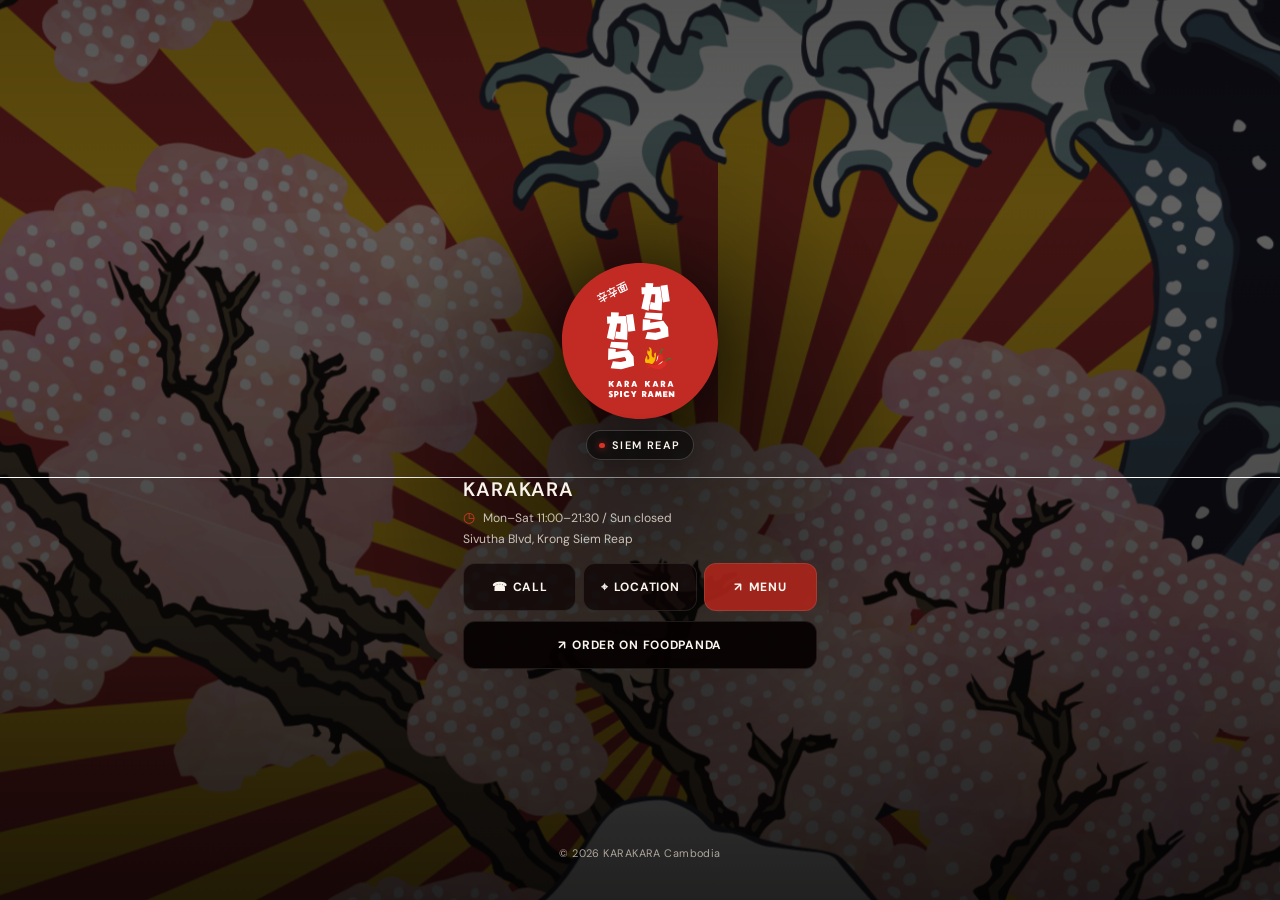
<file: index.html>
<!doctype html>
<html lang="en">
  <head>
    <meta charset="utf-8">
    <meta name="viewport" content="width=device-width, initial-scale=1, viewport-fit=cover">
    <meta name="theme-color" content="#171313">
    <meta name="description" content="KARAKARA Cambodia — Siem Reap store information, location, and menu.">
    <meta property="og:type" content="website">
    <meta property="og:title" content="KARAKARA Cambodia / Siem Reap">
    <meta property="og:description" content="KARAKARA Cambodia — Siem Reap store information, location, and menu.">
    <title>KARAKARA Cambodia / Siem Reap</title>
    <link rel="preconnect" href="https://fonts.googleapis.com">
    <link rel="preconnect" href="https://fonts.gstatic.com" crossorigin>
    <link href="https://fonts.googleapis.com/css2?family=DM+Sans:wght@400;500;600;700&family=Syne:wght@600;700;800&display=swap" rel="stylesheet">
    <link rel="stylesheet" href="tokens.css">
    <link rel="stylesheet" href="styles.css">
  </head>
  <body>
    <!--
      THESIS: A compact, photo-led store access page for fast visit decisions.
      OWN-WORLD: Supplied KARAKARA artwork under a dark brown-red overlay with a localized shadow gradient.
      STORY: Brand, Siem Reap, confirmed store details, then Call / Location / Menu in one short scroll.
      FIRST VIEWPORT: The supplied logo leads directly into one compact on-background information block and its main actions.
      FORM: Photographic, code-led, preserving V1 materials while borrowing the reference site's mobile rhythm.
      FINISH: Unreviewed and undocumented is unfinished; this build ends with the finish review and DESIGN.md.
    -->
    <div class="site-background" aria-hidden="true"></div>
    <main class="page" id="top">
      <div class="main-block">
        <section class="hero" aria-labelledby="site-title">
          <div class="logo-wrap">
            <img data-logo src="assets/logo.svg" alt="KARAKARA" width="232" height="232">
          </div>
          <div class="country-pill">
            <span class="country-pill__dot" aria-hidden="true"></span>
            <span data-field="city">Siem Reap</span>
          </div>
        </section>

        <section class="store-section" aria-labelledby="site-title">
          <article class="store-info">
            <div class="store-header">
              <h1 class="store-name" id="site-title" data-field="storeName">KARAKARA</h1>
            </div>
            <div class="store-meta" data-optional="hours" hidden>
              <span aria-hidden="true">◷</span>
              <span data-field="hours"></span>
            </div>
            <div class="store-address" data-optional="address" hidden>
              <span data-field="address"></span>
            </div>
            <div class="store-actions" data-action-count="2">
              <a class="action-button action-button--light" data-action="call" hidden>
                <span aria-hidden="true">☎</span>
                <span>Call</span>
              </a>
              <a class="action-button action-button--dark" data-action="location" target="_blank" rel="noopener">
                <span aria-hidden="true">⌖</span>
                <span>Location</span>
              </a>
              <a class="action-button action-button--menu" data-action="menu" data-menu-link href="assets/menu.pdf" target="_blank" rel="noopener">
                <span aria-hidden="true">↗</span>
                <span>Menu</span>
              </a>
            </div>
            <a class="action-button action-button--foodpanda foodpanda-link" data-foodpanda hidden>
              <span aria-hidden="true">↗</span>
              <span>Order on Foodpanda</span>
            </a>
          </article>
        </section>

        <nav class="social-row" data-socials aria-label="Social links" hidden></nav>
      </div>

      <footer class="footer">
        <span>© <span data-footer-year>2026</span> <span data-field="brandName">KARAKARA</span> Cambodia</span>
      </footer>
    </main>

    <script src="site-config.js?v=20260827-2"></script>
    <script src="script.js?v=20260827-2"></script>
  </body>
</html>
</file>
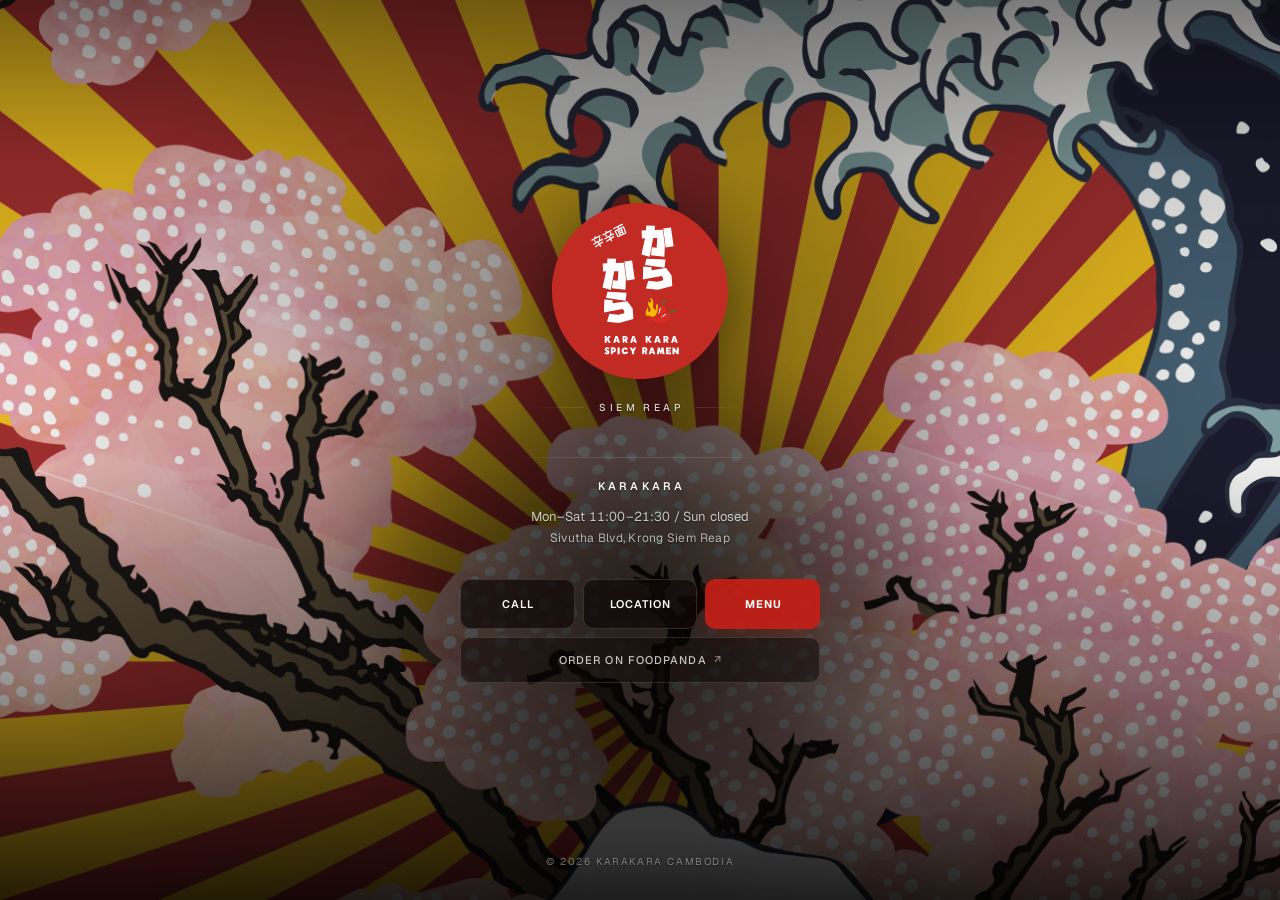
<file: v3/index.html>
<!doctype html>
<html lang="en">
  <head>
    <meta charset="utf-8">
    <meta name="viewport" content="width=device-width, initial-scale=1, viewport-fit=cover">
    <meta name="theme-color" content="#171313">
    <meta name="description" content="KARAKARA Cambodia — Siem Reap store information, location, and menu.">
    <meta property="og:type" content="website">
    <meta property="og:title" content="KARAKARA Cambodia / Siem Reap">
    <meta property="og:description" content="KARAKARA Cambodia — Siem Reap store information, location, and menu.">
    <title>KARAKARA Cambodia / Siem Reap</title>
    <link rel="preconnect" href="https://fonts.googleapis.com">
    <link rel="preconnect" href="https://fonts.gstatic.com" crossorigin>
    <link href="https://fonts.googleapis.com/css2?family=Geist:wght@300..700&display=swap" rel="stylesheet">
    <link rel="stylesheet" href="tokens.css">
    <link rel="stylesheet" href="styles.css">
  </head>
  <body>
    <!--
      THESIS: A compact, photo-led store access page for fast visit decisions.
      OWN-WORLD: The supplied KARAKARA artwork kept alive under layered, very weak scrims — no glass cards.
      STORY: Brand mark, Siem Reap, confirmed store details, then Call / Location / Menu / Foodpanda.
      FIRST VIEWPORT: Everything. One optically centered column, no scroll required.
      FORM: Typography, spacing and hairlines carry the hierarchy; motion only settles the page once.
      FINISH: V3 raises typography, rhythm and interaction quality only — assets and data are unchanged.
    -->
    <div class="site-background" aria-hidden="true">
      <div class="site-background__image"></div>
    </div>
    <div class="site-scrim" aria-hidden="true"></div>

    <main class="page" id="top">
      <div class="main-block">
        <section class="hero" aria-labelledby="site-title">
          <div class="logo-wrap">
            <img data-logo src="assets/logo.svg" alt="KARAKARA" width="232" height="232">
          </div>
          <p class="locale">
            <span class="locale__rule" aria-hidden="true"></span>
            <span class="locale__text" data-field="city">Siem Reap</span>
            <span class="locale__rule" aria-hidden="true"></span>
          </p>
        </section>

        <section class="store-section" aria-labelledby="site-title">
          <article class="store-info">
            <div class="store-header">
              <h1 class="store-name" id="site-title" data-field="storeName">KARAKARA</h1>
            </div>
            <div class="store-meta" data-optional="hours" hidden>
              <span data-field="hours"></span>
            </div>
            <div class="store-address" data-optional="address" hidden>
              <span data-field="address"></span>
            </div>

            <div class="store-actions" data-action-count="2">
              <a class="action-button action-button--dark" data-action="call" hidden>
                <span>Call</span>
              </a>
              <a class="action-button action-button--dark" data-action="location" target="_blank" rel="noopener">
                <span>Location</span>
              </a>
              <a class="action-button action-button--menu" data-action="menu" data-menu-link href="assets/menu.pdf" target="_blank" rel="noopener">
                <span>Menu</span>
              </a>
            </div>

            <a class="action-button action-button--foodpanda foodpanda-link" data-foodpanda href="https://foodpanda.go.link/3zgd0" target="_self" hidden>
              <span>Order on Foodpanda</span>
              <span class="action-button__ext" aria-hidden="true">↗</span>
            </a>
          </article>
        </section>

        <nav class="social-row" data-socials aria-label="Social links" hidden></nav>
      </div>

      <footer class="footer">
        <span>© <span data-footer-year>2026</span> <span data-field="brandName">KARAKARA</span> Cambodia</span>
      </footer>
    </main>

    <script src="site-config.js?v=20260827-3"></script>
    <script src="script.js?v=20260827-3"></script>
  </body>
</html>
</file>
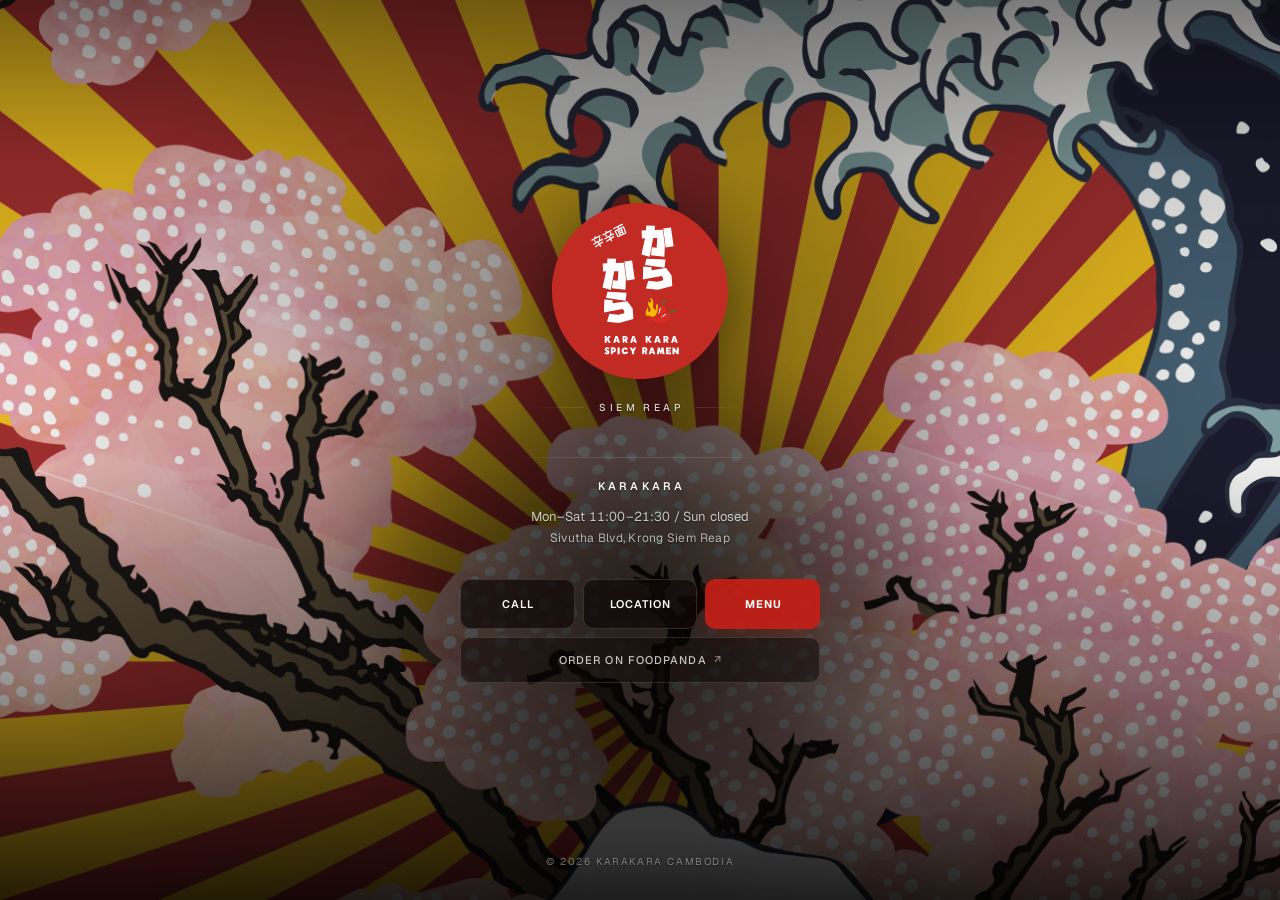
<file: v4/index.html>
<!doctype html>
<html lang="en">
  <head>
    <meta charset="utf-8">
    <meta name="viewport" content="width=device-width, initial-scale=1, viewport-fit=cover">
    <meta name="theme-color" content="#171313">
    <meta name="description" content="KARAKARA Cambodia — Siem Reap store information, location, and menu.">
    <meta property="og:type" content="website">
    <meta property="og:title" content="KARAKARA Cambodia / Siem Reap">
    <meta property="og:description" content="KARAKARA Cambodia — Siem Reap store information, location, and menu.">
    <title>KARAKARA Cambodia / Siem Reap</title>
    <link rel="preconnect" href="https://fonts.googleapis.com">
    <link rel="preconnect" href="https://fonts.gstatic.com" crossorigin>
    <link href="https://fonts.googleapis.com/css2?family=Geist:wght@300..700&display=swap" rel="stylesheet">
    <link rel="stylesheet" href="tokens.css">
    <link rel="stylesheet" href="styles.css">
  </head>
  <body>
    <!--
      THESIS: A compact, photo-led store access page for fast visit decisions.
      OWN-WORLD: The supplied KARAKARA artwork kept alive under layered, very weak scrims — no glass cards.
      STORY: Brand mark, Siem Reap, confirmed store details, then Call / Location / Menu / Foodpanda.
      FIRST VIEWPORT: Everything. One optically centered column, no scroll required.
      FORM: Typography, spacing and hairlines carry the hierarchy; motion only settles the page once.
      FINISH: V4 keeps V3 intact and raises phone-only type size, weight and contrast for on-device legibility.
    -->
    <div class="site-background" aria-hidden="true">
      <div class="site-background__image"></div>
    </div>
    <div class="site-scrim" aria-hidden="true"></div>

    <main class="page" id="top">
      <div class="main-block">
        <section class="hero" aria-labelledby="site-title">
          <div class="logo-wrap">
            <img data-logo src="assets/logo.svg" alt="KARAKARA" width="232" height="232">
          </div>
          <p class="locale">
            <span class="locale__rule" aria-hidden="true"></span>
            <span class="locale__text" data-field="city">Siem Reap</span>
            <span class="locale__rule" aria-hidden="true"></span>
          </p>
        </section>

        <section class="store-section" aria-labelledby="site-title">
          <article class="store-info">
            <div class="store-header">
              <h1 class="store-name" id="site-title" data-field="storeName">KARAKARA</h1>
            </div>
            <div class="store-meta" data-optional="hours" hidden>
              <span data-field="hours"></span>
            </div>
            <div class="store-address" data-optional="address" hidden>
              <span data-field="address"></span>
            </div>

            <div class="store-actions" data-action-count="2">
              <a class="action-button action-button--dark" data-action="call" hidden>
                <span>Call</span>
              </a>
              <a class="action-button action-button--dark" data-action="location" target="_blank" rel="noopener">
                <span>Location</span>
              </a>
              <a class="action-button action-button--menu" data-action="menu" data-menu-link href="assets/menu.pdf" target="_blank" rel="noopener">
                <span>Menu</span>
              </a>
            </div>

            <a class="action-button action-button--foodpanda foodpanda-link" data-foodpanda href="https://foodpanda.go.link/3zgd0" target="_self" hidden>
              <span>Order on Foodpanda</span>
              <span class="action-button__ext" aria-hidden="true">↗</span>
            </a>
          </article>
        </section>

        <nav class="social-row" data-socials aria-label="Social links" hidden></nav>
      </div>

      <footer class="footer">
        <span>© <span data-footer-year>2026</span> <span data-field="brandName">KARAKARA</span> Cambodia</span>
      </footer>
    </main>

    <script src="site-config.js?v=20260827-3"></script>
    <script src="script.js?v=20260827-3"></script>
  </body>
</html>
</file>
<file: tokens.css>
/* Hallmark · theme: karakara-night-v2 · paper-band: dark / display-style: neutral-sans / accent-hue: warm-red */
:root {
  --color-page: oklch(13% 0.018 24);
  --color-ink: oklch(97% 0.012 80);
  --color-muted: oklch(82% 0.018 74);
  --color-footer: oklch(73% 0.018 74);
  --color-accent: oklch(58% 0.203 29);
  --color-accent-soft: oklch(32% 0.075 29);
  --color-on-accent: oklch(98% 0.012 80);
  --color-panel: oklch(20% 0.018 24 / 0.68);
  --color-panel-border: oklch(96% 0.012 80 / 0.19);
  --color-pill: oklch(5% 0.012 24 / 0.52);
  --color-pill-border: oklch(96% 0.012 80 / 0.2);
  --color-button-light: oklch(96% 0.012 80 / 0.16);
  --color-button-light-hover: oklch(96% 0.012 80 / 0.24);
  --color-button-dark: oklch(13% 0.018 24 / 0.76);
  --color-button-dark-hover: oklch(20% 0.018 24 / 0.88);
  --color-button-menu: oklch(48% 0.17 29 / 0.92);
  --color-button-menu-hover: oklch(54% 0.19 29 / 0.98);
  --color-button-border: oklch(96% 0.012 80 / 0.1);
  --color-dialog: oklch(16% 0.018 24 / 0.98);
  --color-backdrop: oklch(4% 0.012 24 / 0.82);
  --color-overlay-top: oklch(5% 0.012 24 / 0.56);
  --color-overlay-bottom: oklch(5% 0.012 24 / 0.82);
  --color-transparent: oklch(0% 0 0 / 0);

  --font-body: "DM Sans", -apple-system, BlinkMacSystemFont, "Segoe UI", sans-serif;
  --font-display: "Syne", "Helvetica Neue", sans-serif;

  --space-xs: 0.5rem;
  --space-sm: 0.75rem;
  --space-md: 1rem;
  --space-lg: 1.5rem;
  --space-xl: 2rem;

  --text-xs: 0.7rem;
  --text-sm: 0.82rem;
  --text-md: 1rem;

  --radius-button: 0.75rem;
  --radius-card: 1.125rem;

  --dur-instant: 100ms;
  --dur-short: 180ms;
  --ease-out: cubic-bezier(0.16, 1, 0.3, 1);

  --shadow-logo: 0 0.5rem 2rem oklch(4% 0.01 20 / 0.58);
  --shadow-panel: 0 1rem 3rem oklch(4% 0.01 20 / 0.28);
  --shadow-dot: 0 0 0.45rem oklch(58% 0.203 29 / 0.68);
}
</file>
<file: styles.css>
/* Hallmark · macrostructure: Photographic · tone: quiet sharp · anchor hue: KARAKARA red · nav: N9 Edge-aligned · footer: Ft2 Inline rule · enrichment: supplied background photo */

*,
*::before,
*::after {
  box-sizing: border-box;
}

html {
  min-width: 320px;
  background: var(--color-page);
  overflow-x: clip;
  color-scheme: dark;
}

body {
  min-width: 320px;
  min-height: 100vh;
  margin: 0;
  overflow-x: clip;
  background: var(--color-page);
  color: var(--color-ink);
  font-family: var(--font-body);
  font-size: var(--text-md);
  font-weight: 400;
  line-height: 1.45;
  -webkit-font-smoothing: antialiased;
  text-rendering: optimizeLegibility;
}

button,
a {
  -webkit-tap-highlight-color: transparent;
}

button,
a {
  font: inherit;
}

a {
  color: inherit;
  text-decoration: none;
}

button {
  border: 0;
}

[hidden] {
  display: none !important;
}

.site-background {
  position: fixed;
  z-index: 0;
  inset: 0;
  background-color: var(--color-page);
  background-image:
    linear-gradient(var(--color-overlay-top), var(--color-overlay-bottom)),
    url("assets/background.png");
  background-position: center 30%;
  background-size: cover;
  background-repeat: no-repeat;
  transform: scale(1.07);
  transform-origin: center;
  pointer-events: none;
}

.site-background::before,
.site-background::after {
  position: absolute;
  right: 0;
  left: 0;
  content: "";
  pointer-events: none;
}

.site-background::before {
  top: 0;
  height: 25%;
  background: linear-gradient(to bottom, oklch(5% 0.012 24 / 0.28), transparent);
}

.site-background::after {
  bottom: 0;
  height: 34%;
  background: linear-gradient(to top, oklch(5% 0.012 24 / 0.36), transparent);
}

.page {
  position: relative;
  z-index: 1;
  display: grid;
  width: min(100%, 390px);
  min-height: 100vh;
  min-height: 100svh;
  margin: 0 auto;
  padding: max(2rem, env(safe-area-inset-top)) 1.125rem max(2rem, env(safe-area-inset-bottom));
  grid-template-rows: minmax(0, 1fr) auto minmax(0, 1fr);
}

.main-block {
  position: relative;
  z-index: 0;
  width: 100%;
  grid-row: 2;
  align-self: center;
  isolation: isolate;
}

.main-block::before {
  position: absolute;
  z-index: -1;
  inset: -5rem -4.5rem;
  background: radial-gradient(
    ellipse at center,
    oklch(5% 0.012 24 / 0.48) 0%,
    oklch(5% 0.012 24 / 0.24) 46%,
    transparent 78%
  );
  content: "";
  filter: blur(12px);
  pointer-events: none;
}

.hero {
  display: flex;
  padding: 2rem 0 0.75rem;
  flex-direction: column;
  align-items: center;
  gap: 0.7rem;
  text-align: center;
}

.logo-wrap {
  display: grid;
  width: min(9.75rem, 52vw);
  aspect-ratio: 1;
  place-items: center;
  filter: drop-shadow(var(--shadow-logo));
}

.logo-wrap img {
  display: block;
  width: 100%;
  height: auto;
}

.country-pill {
  display: inline-flex;
  min-height: 1.85rem;
  align-items: center;
  padding: 0.28rem 0.78rem;
  gap: 0.45rem;
  border: 1px solid var(--color-pill-border);
  border-radius: 999px;
  background: var(--color-pill);
  box-shadow: 0 0.45rem 1.5rem oklch(4% 0.01 20 / 0.2);
  color: var(--color-ink);
  font-size: 0.68rem;
  font-weight: 600;
  letter-spacing: 0.13em;
  line-height: 1;
  text-transform: uppercase;
  -webkit-backdrop-filter: blur(8px);
  backdrop-filter: blur(8px);
}

.country-pill__dot {
  width: 0.34rem;
  height: 0.34rem;
  border-radius: 50%;
  background: var(--color-accent);
  box-shadow: var(--shadow-dot);
}

.store-section {
  width: 100%;
}

.store-info {
  width: 100%;
  padding: 0.35rem 0 0;
  border: 0;
  border-radius: 0;
  background: transparent;
  box-shadow: none;
  -webkit-backdrop-filter: none;
  backdrop-filter: none;
}

.store-header {
  display: flex;
  min-width: 0;
  align-items: center;
  justify-content: space-between;
}

.store-name {
  max-width: 100%;
  margin: 0;
  color: var(--color-ink);
  font-family: var(--font-body);
  font-size: clamp(1.06rem, 4vw, 1.22rem);
  font-weight: 600;
  letter-spacing: 0.045em;
  line-height: 1.2;
  text-transform: uppercase;
}

.store-meta,
.store-address {
  display: flex;
  margin-top: 0.58rem;
  align-items: flex-start;
  gap: 0.5rem;
  color: var(--color-muted);
  font-size: 0.76rem;
  line-height: 1.35;
}

.store-meta span:first-child {
  color: var(--color-accent);
  font-size: 0.86rem;
  line-height: 1.1;
}

.store-address {
  margin-top: 0.25rem;
}

.store-actions {
  display: grid;
  width: 100%;
  margin-top: 1rem;
  grid-template-columns: repeat(var(--action-count, 2), minmax(0, 1fr));
  gap: 0.45rem;
}

.action-button {
  display: inline-flex;
  min-width: 0;
  min-height: 3rem;
  align-items: center;
  justify-content: center;
  padding: 0.65rem 0.4rem;
  gap: 0.34rem;
  border: 1px solid var(--color-button-border);
  border-radius: var(--radius-button);
  cursor: pointer;
  font-size: 0.75rem;
  font-weight: 700;
  letter-spacing: 0.06em;
  line-height: 1;
  text-align: center;
  text-transform: uppercase;
  transition: background-color var(--dur-short) var(--ease-out), transform var(--dur-instant) ease;
}

.action-button span:last-child {
  overflow: hidden;
  text-overflow: ellipsis;
  white-space: nowrap;
}

.action-button--light {
  background: var(--color-button-dark);
  color: var(--color-ink);
}

.action-button--light:hover {
  background: var(--color-button-dark-hover);
}

.action-button--dark {
  background: var(--color-button-dark);
  color: var(--color-ink);
}

.action-button--dark:hover {
  background: var(--color-button-dark-hover);
}

.action-button--menu {
  background: var(--color-button-menu);
  color: var(--color-on-accent);
}

.action-button--menu:hover {
  background: var(--color-button-menu-hover);
}

.action-button--foodpanda {
  background: oklch(10% 0.018 24 / 0.94);
  color: var(--color-ink);
}

.action-button--foodpanda:hover {
  background: oklch(18% 0.018 24 / 0.98);
}

.foodpanda-link {
  width: 100%;
  margin-top: 0.6rem;
}

.action-button:active {
  transform: scale(0.97);
}

.action-button:focus-visible {
  outline: 2px solid var(--color-ink);
  outline-offset: 3px;
}

.social-row {
  display: flex;
  margin-top: 1rem;
  justify-content: center;
  gap: 0.45rem;
}

.social-link {
  padding: 0.35rem 0.65rem;
  border: 1px solid var(--color-panel-border);
  border-radius: 999px;
  color: var(--color-muted);
  font-size: 0.68rem;
  font-weight: 600;
  letter-spacing: 0.08em;
  text-transform: uppercase;
}

.footer {
  grid-row: 3;
  align-self: end;
  margin: 0;
  padding-top: 1.25rem;
  color: var(--color-footer);
  font-size: 0.68rem;
  letter-spacing: 0.04em;
  line-height: 1.3;
  text-align: center;
}

@media (min-width: 40rem) {
  .page {
    padding-top: 2.5rem;
    padding-bottom: 2.5rem;
  }
}

@media (prefers-reduced-motion: reduce) {
  *,
  *::before,
  *::after {
    scroll-behavior: auto !important;
    transition-duration: 0.01ms !important;
  }
}
</file>
<file: v3/tokens.css>
/* Hallmark · theme: karakara-night-v3 · paper-band: dark / display-style: geist-sharp / accent-hue: KARAKARA red */
:root {
  /* --- surface --- */
  --color-page: oklch(12% 0.016 26);

  /* --- ink --- */
  --color-ink: oklch(98% 0.006 85);
  --color-ink-soft: oklch(92% 0.008 78 / 0.86);
  --color-muted: oklch(90% 0.01 76 / 0.78);
  --color-footer: oklch(90% 0.01 76 / 0.5);

  /* --- brand accent (sampled from logo #db2d23) --- */
  --color-accent: oklch(56% 0.204 29);
  --color-accent-strong: oklch(60% 0.216 29);
  --color-accent-deep: oklch(47% 0.176 29);
  --color-on-accent: oklch(99% 0.005 85);

  /* --- hairlines --- */
  --line-soft: oklch(96% 0.01 80 / 0.14);
  --line-softer: oklch(96% 0.01 80 / 0.08);

  /* --- buttons --- */
  --color-button-dark: oklch(15% 0.014 28 / 0.74);
  --color-button-dark-hover: oklch(21% 0.016 28 / 0.86);
  --color-button-dark-active: oklch(12% 0.014 28 / 0.9);
  --color-button-border: oklch(96% 0.01 80 / 0.15);
  --color-button-border-hover: oklch(96% 0.01 80 / 0.26);
  --color-button-menu: oklch(52% 0.196 29 / 0.95);
  --color-button-menu-hover: oklch(57% 0.208 29 / 1);
  --color-button-menu-active: oklch(47% 0.178 29 / 1);
  --color-button-ghost: oklch(13% 0.012 28 / 0.52);
  --color-button-ghost-hover: oklch(18% 0.014 28 / 0.7);

  /* --- scrim stops (weak, layered — never one flat black) --- */
  --scrim-top: oklch(6% 0.014 26 / 0.52);
  --scrim-top-mid: oklch(6% 0.014 26 / 0.2);
  --scrim-center: oklch(6% 0.014 26 / 0.08);
  --scrim-bottom-mid: oklch(5% 0.014 26 / 0.42);
  --scrim-bottom: oklch(4% 0.014 26 / 0.86);
  --scrim-halo: oklch(5% 0.014 26 / 0.66);

  --text-shadow-soft: 0 1px 2px oklch(4% 0.012 26 / 0.55), 0 0.5rem 1.75rem oklch(4% 0.012 26 / 0.5);

  --color-transparent: oklch(0% 0 0 / 0);

  /* --- type --- */
  --font-body: "Geist", -apple-system, BlinkMacSystemFont, "Segoe UI", "Helvetica Neue", sans-serif;

  --text-label: 0.625rem;   /* SIEM REAP / footer */
  --text-eyebrow: 0.6875rem; /* store name label */
  --text-body: 0.8125rem;
  --text-button: 0.6875rem;

  --tracking-label: 0.34em;
  --tracking-eyebrow: 0.28em;
  --tracking-button: 0.1em;

  /* --- rhythm (8px base, mobile-first) --- */
  --space-1: 0.25rem;
  --space-2: 0.5rem;
  --space-3: 0.75rem;
  --space-4: 1rem;
  --space-5: 1.5rem;
  --space-6: 2rem;
  --space-7: 2.75rem;

  --radius-button: 0.625rem;

  /* --- motion --- */
  --dur-tap: 120ms;
  --dur-short: 180ms;
  --dur-mid: 240ms;
  --ease-out: cubic-bezier(0.22, 0.61, 0.36, 1);
  --ease-soft: cubic-bezier(0.33, 0, 0.15, 1);

  --shadow-logo: 0 0.75rem 2.25rem oklch(4% 0.01 20 / 0.55);
  --shadow-menu: 0 0.5rem 1.5rem oklch(40% 0.16 29 / 0.28);
}
</file>
<file: v3/styles.css>
/* Hallmark · macrostructure: Photographic · tone: quiet sharp · anchor hue: KARAKARA red · nav: none · footer: Ft1 Hairline · enrichment: supplied background artwork */
/* V3 — quality only: typography, rhythm, hierarchy, motion, interaction. Assets and data unchanged. */

*,
*::before,
*::after {
  box-sizing: border-box;
}

html {
  min-width: 320px;
  background: var(--color-page);
  overflow-x: clip;
  color-scheme: dark;
}

body {
  min-width: 320px;
  min-height: 100vh;
  margin: 0;
  overflow-x: clip;
  background: var(--color-page);
  color: var(--color-ink);
  font-family: var(--font-body);
  font-size: var(--text-body);
  font-weight: 400;
  font-synthesis-weight: none;
  line-height: 1.5;
  -webkit-font-smoothing: antialiased;
  -moz-osx-font-smoothing: grayscale;
  text-rendering: optimizeLegibility;
}

a,
button {
  font: inherit;
  -webkit-tap-highlight-color: transparent;
}

a {
  color: inherit;
  text-decoration: none;
}

button {
  border: 0;
}

[hidden] {
  display: none !important;
}

/* ---------------------------------------------------------------- *
 * Background — the supplied artwork stays the loudest thing here.
 * The outer frame drifts (micro parallax); the inner layer holds
 * the image and its one-time settle scale.
 * ---------------------------------------------------------------- */

.site-background {
  position: fixed;
  z-index: 0;
  inset: -1.5%;
  overflow: hidden;
  background-color: var(--color-page);
  pointer-events: none;
  will-change: transform;
  animation: bg-drift 30s var(--ease-soft) infinite alternate;
}

.site-background__image {
  position: absolute;
  inset: 0;
  background-image: url("assets/background.png");
  background-position: center 34%;
  background-size: cover;
  background-repeat: no-repeat;
  transform: scale(1.045);
  transform-origin: center 42%;
  animation: bg-settle 1400ms var(--ease-soft) both;
}

/* Layered, very weak scrims. Top: just enough for the mark.
   Centre: almost nothing. Bottom: enough for the store block. */
.site-scrim {
  position: fixed;
  z-index: 1;
  inset: 0;
  background-image:
    linear-gradient(
      to bottom,
      var(--scrim-top) 0%,
      var(--scrim-top-mid) 18%,
      var(--scrim-center) 40%,
      var(--scrim-center) 52%,
      var(--scrim-bottom-mid) 76%,
      var(--scrim-bottom) 100%
    ),
    radial-gradient(
      120% 78% at 50% 108%,
      oklch(4% 0.014 26 / 0.44) 0%,
      oklch(4% 0.014 26 / 0.14) 46%,
      transparent 72%
    );
  pointer-events: none;
}

/* ---------------------------------------------------------------- *
 * Page frame — optical centre, not mathematical centre.
 * ---------------------------------------------------------------- */

.page {
  position: relative;
  z-index: 2;
  display: grid;
  width: min(100%, 24.375rem); /* 390px reference width */
  min-height: 100vh;
  min-height: 100svh;
  margin: 0 auto;
  padding:
    calc(var(--space-6) + env(safe-area-inset-top)) var(--space-5)
    calc(var(--space-5) + env(safe-area-inset-bottom));
  grid-template-rows: minmax(0, 0.86fr) auto minmax(0, 1fr);
}

.main-block {
  position: relative;
  z-index: 0;
  width: 100%;
  grid-row: 2;
  align-self: center;
  isolation: isolate;
}

/* Local, soft halo — readability without a card. */
.main-block::before {
  position: absolute;
  z-index: -1;
  inset: -5rem -4rem -6rem;
  background:
    radial-gradient(
      ellipse 62% 46% at 50% 72%,
      var(--scrim-halo) 0%,
      oklch(5% 0.014 26 / 0.28) 55%,
      transparent 82%
    ),
    radial-gradient(
      ellipse 80% 66% at 50% 50%,
      oklch(5% 0.014 26 / 0.3) 0%,
      oklch(5% 0.014 26 / 0.12) 58%,
      transparent 84%
    );
  content: "";
  filter: blur(16px);
  pointer-events: none;
}

/* ---------------------------------------------------------------- *
 * Hero — mark, then place.
 * ---------------------------------------------------------------- */

.hero {
  display: flex;
  flex-direction: column;
  align-items: center;
  gap: var(--space-5);
  text-align: center;
}

.logo-wrap {
  display: grid;
  width: min(10.25rem, 44vw);
  aspect-ratio: 1;
  place-items: center;
  filter: drop-shadow(var(--shadow-logo));
  animation: rise-in 600ms var(--ease-out) 60ms backwards;
}

.logo-wrap img {
  display: block;
  width: 100%;
  height: auto;
}

/* SIEM REAP — small, widely tracked, two hairlines and nothing else. */
.locale {
  display: flex;
  width: 100%;
  max-width: 15rem;
  margin: 0;
  align-items: center;
  justify-content: center;
  gap: var(--space-3);
  animation: rise-in 580ms var(--ease-out) 160ms backwards;
}

.locale__rule {
  display: block;
  height: 1px;
  flex: 1 1 auto;
  min-width: 1.25rem;
  max-width: 3.25rem;
  background: linear-gradient(to right, transparent, var(--line-soft));
}

.locale__rule:last-child {
  background: linear-gradient(to left, transparent, var(--line-soft));
}

.locale__text {
  color: var(--color-ink);
  text-shadow: var(--text-shadow-soft);
  font-size: var(--text-label);
  font-weight: 500;
  letter-spacing: var(--tracking-label);
  line-height: 1;
  text-indent: var(--tracking-label);
  text-transform: uppercase;
  white-space: nowrap;
}

/* ---------------------------------------------------------------- *
 * Store info — on the background, never inside a box.
 * ---------------------------------------------------------------- */

.store-section {
  width: 100%;
  margin-top: var(--space-7);
}

.store-info {
  width: 100%;
  text-align: center;
}

.store-header {
  position: relative;
  display: flex;
  min-width: 0;
  padding-top: var(--space-5);
  align-items: center;
  justify-content: center;
  animation: rise-in 560ms var(--ease-out) 255ms backwards;
}

/* One hairline separates place from details. */
.store-header::before {
  position: absolute;
  top: 0;
  left: 50%;
  width: 100%;
  max-width: 15rem;
  height: 1px;
  background: linear-gradient(to right, transparent, var(--line-soft) 22%, var(--line-soft) 78%, transparent);
  content: "";
  transform: translateX(-50%);
}

.store-name {
  max-width: 100%;
  margin: 0;
  color: var(--color-ink);
  text-shadow: var(--text-shadow-soft);
  font-size: var(--text-eyebrow);
  font-weight: 600;
  letter-spacing: var(--tracking-eyebrow);
  line-height: 1;
  text-indent: var(--tracking-eyebrow);
  text-transform: uppercase;
}

.store-meta {
  margin-top: var(--space-4);
  color: var(--color-ink-soft);
  text-shadow: var(--text-shadow-soft);
  font-size: var(--text-body);
  font-weight: 400;
  font-variant-numeric: tabular-nums;
  letter-spacing: 0.012em;
  line-height: 1.4;
  animation: rise-in 540ms var(--ease-out) 335ms backwards;
}

.store-address {
  margin-top: var(--space-1);
  color: var(--color-muted);
  text-shadow: var(--text-shadow-soft);
  font-size: 0.75rem;
  font-weight: 400;
  letter-spacing: 0.02em;
  line-height: 1.45;
  animation: rise-in 520ms var(--ease-out) 395ms backwards;
}

/* ---------------------------------------------------------------- *
 * Actions
 * ---------------------------------------------------------------- */

.store-actions {
  display: grid;
  width: 100%;
  margin-top: var(--space-6);
  grid-template-columns: repeat(var(--action-count, 2), minmax(0, 1fr));
  gap: 0.5rem;
}

.action-button {
  position: relative;
  display: inline-flex;
  min-width: 0;
  min-height: 3.125rem;
  align-items: center;
  justify-content: center;
  padding: 0.75rem 0.5rem;
  gap: 0.4rem;
  border: 1px solid var(--color-button-border);
  border-radius: var(--radius-button);
  cursor: pointer;
  font-size: var(--text-button);
  font-weight: 600;
  letter-spacing: var(--tracking-button);
  line-height: 1;
  text-align: center;
  text-indent: var(--tracking-button);
  text-transform: uppercase;
  transition:
    background-color var(--dur-short) var(--ease-out),
    border-color var(--dur-short) var(--ease-out),
    box-shadow var(--dur-mid) var(--ease-out),
    transform var(--dur-tap) var(--ease-out);
}

.action-button > span:first-child {
  overflow: hidden;
  text-overflow: ellipsis;
  white-space: nowrap;
}

.action-button--dark {
  background: var(--color-button-dark);
  color: var(--color-ink);
}

.action-button--menu {
  border-color: transparent;
  background: var(--color-button-menu);
  box-shadow: var(--shadow-menu);
  color: var(--color-on-accent);
  font-weight: 700;
}

.action-button--foodpanda {
  border-color: var(--line-soft);
  background: var(--color-button-ghost);
  color: var(--color-ink-soft);
  font-weight: 500;
}

.action-button__ext {
  font-size: 0.6875rem;
  line-height: 1;
  opacity: 0.62;
  transition: transform var(--dur-short) var(--ease-out), opacity var(--dur-short) var(--ease-out);
}

.foodpanda-link {
  width: 100%;
  margin-top: 0.5rem;
  min-height: 2.875rem;
}

/* --- interaction: hover / active / focus-visible, all three --- */

@media (hover: hover) and (pointer: fine) {
  .action-button--dark:hover {
    border-color: var(--color-button-border-hover);
    background: var(--color-button-dark-hover);
    transform: translateY(-1px);
  }

  .action-button--menu:hover {
    background: var(--color-button-menu-hover);
    box-shadow: 0 0.65rem 1.9rem oklch(40% 0.16 29 / 0.36);
    transform: translateY(-1px);
  }

  .action-button--foodpanda:hover {
    border-color: var(--color-button-border-hover);
    background: var(--color-button-ghost-hover);
    color: var(--color-ink);
  }

  .action-button--foodpanda:hover .action-button__ext {
    opacity: 1;
    transform: translate(1px, -1px);
  }
}

.action-button--dark:active {
  background: var(--color-button-dark-active);
  transform: scale(0.975);
}

.action-button--menu:active {
  background: var(--color-button-menu-active);
  box-shadow: 0 0.25rem 0.9rem oklch(40% 0.16 29 / 0.24);
  transform: scale(0.975);
}

.action-button--foodpanda:active {
  background: var(--color-button-ghost-hover);
  transform: scale(0.98);
}

.action-button:focus-visible {
  outline: 2px solid var(--color-ink);
  outline-offset: 3px;
}

.store-actions .action-button {
  animation: rise-in 500ms var(--ease-out) 465ms backwards;
}

.store-actions .action-button:nth-child(2) {
  animation-delay: 505ms;
}

.store-actions .action-button:nth-child(3) {
  animation-delay: 545ms;
}

.foodpanda-link {
  animation: rise-in 500ms var(--ease-out) 585ms backwards;
}

/* ---------------------------------------------------------------- *
 * Socials (only rendered when URLs exist) + footer
 * ---------------------------------------------------------------- */

.social-row {
  display: flex;
  margin-top: var(--space-4);
  justify-content: center;
  gap: var(--space-2);
  animation: rise-in 500ms var(--ease-out) 620ms backwards;
}

.social-link {
  padding: 0.4rem 0.7rem;
  border: 1px solid var(--line-soft);
  border-radius: 999px;
  color: var(--color-muted);
  font-size: var(--text-label);
  font-weight: 500;
  letter-spacing: 0.16em;
  text-transform: uppercase;
  transition: color var(--dur-short) var(--ease-out), border-color var(--dur-short) var(--ease-out);
}

.social-link:hover {
  border-color: var(--color-button-border-hover);
  color: var(--color-ink);
}

.social-link:active {
  transform: scale(0.98);
}

.social-link:focus-visible {
  outline: 2px solid var(--color-ink);
  outline-offset: 3px;
}

.footer {
  grid-row: 3;
  text-shadow: var(--text-shadow-soft);
  align-self: end;
  margin: 0;
  padding-top: var(--space-5);
  color: var(--color-footer);
  font-size: var(--text-label);
  font-weight: 400;
  letter-spacing: 0.16em;
  line-height: 1.3;
  text-align: center;
  text-transform: uppercase;
  animation: rise-in 480ms var(--ease-out) 640ms backwards;
}

/* ---------------------------------------------------------------- *
 * Motion — one settle on load, then stillness.
 * ---------------------------------------------------------------- */

@keyframes bg-settle {
  from {
    transform: scale(1.092);
  }
  to {
    transform: scale(1.045);
  }
}

@keyframes bg-drift {
  from {
    transform: translate3d(0, 0, 0);
  }
  to {
    transform: translate3d(0, -0.5%, 0);
  }
}

@keyframes rise-in {
  from {
    opacity: 0;
    transform: translate3d(0, 10px, 0);
  }
  to {
    opacity: 1;
    transform: translate3d(0, 0, 0);
  }
}

/* ---------------------------------------------------------------- *
 * Larger viewports — the same phone-sized brand page, held steady.
 * ---------------------------------------------------------------- */

@media (min-width: 30rem) {
  .page {
    width: min(100%, 25.5rem);
    padding-top: var(--space-7);
    padding-bottom: var(--space-6);
  }

  .logo-wrap {
    width: 11rem;
  }
}

@media (min-width: 64rem) {
  .site-background__image {
    background-position: center 30%;
  }

  /* Wider surroundings read brighter, so the halo needs a longer, softer falloff. */
  .main-block::before {
    inset: -7rem -7.5rem -8rem;
    filter: blur(28px);
  }

  .site-scrim {
    background-image:
      linear-gradient(
        to bottom,
        var(--scrim-top) 0%,
        var(--scrim-top-mid) 18%,
        var(--scrim-center) 40%,
        var(--scrim-center) 52%,
        var(--scrim-bottom-mid) 76%,
        var(--scrim-bottom) 100%
      ),
      radial-gradient(
        60% 100% at 50% 60%,
        oklch(4% 0.014 26 / 0.34) 0%,
        oklch(4% 0.014 26 / 0.1) 55%,
        transparent 78%
      );
  }
}

/* Short viewports — keep everything above the fold. */
@media (max-height: 43.75rem) {
  .page {
    padding-top: var(--space-5);
    padding-bottom: var(--space-4);
  }

  .logo-wrap {
    width: min(8.75rem, 38vw);
  }

  .hero {
    gap: var(--space-4);
  }

  .store-section {
    margin-top: var(--space-5);
  }

  .store-actions {
    margin-top: var(--space-5);
  }
}

/* ---------------------------------------------------------------- *
 * Reduced motion — no entrance, no settle, no drift. Function intact.
 * ---------------------------------------------------------------- */

@media (prefers-reduced-motion: reduce) {
  .site-background,
  .site-background__image,
  .logo-wrap,
  .locale,
  .store-header,
  .store-meta,
  .store-address,
  .store-actions .action-button,
  .foodpanda-link,
  .social-row,
  .footer {
    animation: none !important;
  }

  .site-background__image {
    transform: scale(1.045);
  }

  *,
  *::before,
  *::after {
    scroll-behavior: auto !important;
    transition-duration: 0.01ms !important;
    animation-duration: 0.01ms !important;
    animation-iteration-count: 1 !important;
  }

  .action-button:active {
    transform: none;
  }
}
</file>
<file: v4/tokens.css>
/* Hallmark · theme: karakara-night-v3 · paper-band: dark / display-style: geist-sharp / accent-hue: KARAKARA red */
:root {
  /* --- surface --- */
  --color-page: oklch(12% 0.016 26);

  /* --- ink --- */
  --color-ink: oklch(98% 0.006 85);
  --color-ink-soft: oklch(92% 0.008 78 / 0.86);
  --color-muted: oklch(90% 0.01 76 / 0.78);
  --color-footer: oklch(90% 0.01 76 / 0.5);

  /* --- brand accent (sampled from logo #db2d23) --- */
  --color-accent: oklch(56% 0.204 29);
  --color-accent-strong: oklch(60% 0.216 29);
  --color-accent-deep: oklch(47% 0.176 29);
  --color-on-accent: oklch(99% 0.005 85);

  /* --- hairlines --- */
  --line-soft: oklch(96% 0.01 80 / 0.14);
  --line-softer: oklch(96% 0.01 80 / 0.08);

  /* --- buttons --- */
  --color-button-dark: oklch(15% 0.014 28 / 0.74);
  --color-button-dark-hover: oklch(21% 0.016 28 / 0.86);
  --color-button-dark-active: oklch(12% 0.014 28 / 0.9);
  --color-button-border: oklch(96% 0.01 80 / 0.15);
  --color-button-border-hover: oklch(96% 0.01 80 / 0.26);
  --color-button-menu: oklch(52% 0.196 29 / 0.95);
  --color-button-menu-hover: oklch(57% 0.208 29 / 1);
  --color-button-menu-active: oklch(47% 0.178 29 / 1);
  --color-button-ghost: oklch(13% 0.012 28 / 0.52);
  --color-button-ghost-hover: oklch(18% 0.014 28 / 0.7);

  /* --- scrim stops (weak, layered — never one flat black) --- */
  --scrim-top: oklch(6% 0.014 26 / 0.52);
  --scrim-top-mid: oklch(6% 0.014 26 / 0.2);
  --scrim-center: oklch(6% 0.014 26 / 0.08);
  --scrim-bottom-mid: oklch(5% 0.014 26 / 0.42);
  --scrim-bottom: oklch(4% 0.014 26 / 0.86);
  --scrim-halo: oklch(5% 0.014 26 / 0.66);

  --text-shadow-soft: 0 1px 2px oklch(4% 0.012 26 / 0.55), 0 0.5rem 1.75rem oklch(4% 0.012 26 / 0.5);

  --color-transparent: oklch(0% 0 0 / 0);

  /* --- type --- */
  --font-body: "Geist", -apple-system, BlinkMacSystemFont, "Segoe UI", "Helvetica Neue", sans-serif;

  --text-label: 0.625rem;   /* SIEM REAP / footer */
  --text-eyebrow: 0.6875rem; /* store name label */
  --text-body: 0.8125rem;
  --text-button: 0.6875rem;

  --tracking-label: 0.34em;
  --tracking-eyebrow: 0.28em;
  --tracking-button: 0.1em;

  /* --- rhythm (8px base, mobile-first) --- */
  --space-1: 0.25rem;
  --space-2: 0.5rem;
  --space-3: 0.75rem;
  --space-4: 1rem;
  --space-5: 1.5rem;
  --space-6: 2rem;
  --space-7: 2.75rem;

  --radius-button: 0.625rem;

  /* --- motion --- */
  --dur-tap: 120ms;
  --dur-short: 180ms;
  --dur-mid: 240ms;
  --ease-out: cubic-bezier(0.22, 0.61, 0.36, 1);
  --ease-soft: cubic-bezier(0.33, 0, 0.15, 1);

  --shadow-logo: 0 0.75rem 2.25rem oklch(4% 0.01 20 / 0.55);
  --shadow-menu: 0 0.5rem 1.5rem oklch(40% 0.16 29 / 0.28);
}
</file>
<file: v4/styles.css>
/* Hallmark · macrostructure: Photographic · tone: quiet sharp · anchor hue: KARAKARA red · nav: none · footer: Ft1 Hairline · enrichment: supplied background artwork */
/* V4 — V3 plus a phone-only typography pass: larger sizes, heavier weights, tighter tracking. Assets and data unchanged. */

*,
*::before,
*::after {
  box-sizing: border-box;
}

html {
  min-width: 320px;
  background: var(--color-page);
  overflow-x: clip;
  color-scheme: dark;
}

body {
  min-width: 320px;
  min-height: 100vh;
  margin: 0;
  overflow-x: clip;
  background: var(--color-page);
  color: var(--color-ink);
  font-family: var(--font-body);
  font-size: var(--text-body);
  font-weight: 400;
  font-synthesis-weight: none;
  line-height: 1.5;
  -webkit-font-smoothing: antialiased;
  -moz-osx-font-smoothing: grayscale;
  text-rendering: optimizeLegibility;
}

a,
button {
  font: inherit;
  -webkit-tap-highlight-color: transparent;
}

a {
  color: inherit;
  text-decoration: none;
}

button {
  border: 0;
}

[hidden] {
  display: none !important;
}

/* ---------------------------------------------------------------- *
 * Background — the supplied artwork stays the loudest thing here.
 * The outer frame drifts (micro parallax); the inner layer holds
 * the image and its one-time settle scale.
 * ---------------------------------------------------------------- */

.site-background {
  position: fixed;
  z-index: 0;
  inset: -1.5%;
  overflow: hidden;
  background-color: var(--color-page);
  pointer-events: none;
  will-change: transform;
  animation: bg-drift 30s var(--ease-soft) infinite alternate;
}

.site-background__image {
  position: absolute;
  inset: 0;
  background-image: url("assets/background.png");
  background-position: center 34%;
  background-size: cover;
  background-repeat: no-repeat;
  transform: scale(1.045);
  transform-origin: center 42%;
  animation: bg-settle 1400ms var(--ease-soft) both;
}

/* Layered, very weak scrims. Top: just enough for the mark.
   Centre: almost nothing. Bottom: enough for the store block. */
.site-scrim {
  position: fixed;
  z-index: 1;
  inset: 0;
  background-image:
    linear-gradient(
      to bottom,
      var(--scrim-top) 0%,
      var(--scrim-top-mid) 18%,
      var(--scrim-center) 40%,
      var(--scrim-center) 52%,
      var(--scrim-bottom-mid) 76%,
      var(--scrim-bottom) 100%
    ),
    radial-gradient(
      120% 78% at 50% 108%,
      oklch(4% 0.014 26 / 0.44) 0%,
      oklch(4% 0.014 26 / 0.14) 46%,
      transparent 72%
    );
  pointer-events: none;
}

/* ---------------------------------------------------------------- *
 * Page frame — optical centre, not mathematical centre.
 * ---------------------------------------------------------------- */

.page {
  position: relative;
  z-index: 2;
  display: grid;
  width: min(100%, 24.375rem); /* 390px reference width */
  min-height: 100vh;
  min-height: 100svh;
  margin: 0 auto;
  padding:
    calc(var(--space-6) + env(safe-area-inset-top)) var(--space-5)
    calc(var(--space-5) + env(safe-area-inset-bottom));
  grid-template-rows: minmax(0, 0.86fr) auto minmax(0, 1fr);
}

.main-block {
  position: relative;
  z-index: 0;
  width: 100%;
  grid-row: 2;
  align-self: center;
  isolation: isolate;
}

/* Local, soft halo — readability without a card. */
.main-block::before {
  position: absolute;
  z-index: -1;
  inset: -5rem -4rem -6rem;
  background:
    radial-gradient(
      ellipse 62% 46% at 50% 72%,
      var(--scrim-halo) 0%,
      oklch(5% 0.014 26 / 0.28) 55%,
      transparent 82%
    ),
    radial-gradient(
      ellipse 80% 66% at 50% 50%,
      oklch(5% 0.014 26 / 0.3) 0%,
      oklch(5% 0.014 26 / 0.12) 58%,
      transparent 84%
    );
  content: "";
  filter: blur(16px);
  pointer-events: none;
}

/* ---------------------------------------------------------------- *
 * Hero — mark, then place.
 * ---------------------------------------------------------------- */

.hero {
  display: flex;
  flex-direction: column;
  align-items: center;
  gap: var(--space-5);
  text-align: center;
}

.logo-wrap {
  display: grid;
  width: min(10.25rem, 44vw);
  aspect-ratio: 1;
  place-items: center;
  filter: drop-shadow(var(--shadow-logo));
  animation: rise-in 600ms var(--ease-out) 60ms backwards;
}

.logo-wrap img {
  display: block;
  width: 100%;
  height: auto;
}

/* SIEM REAP — small, widely tracked, two hairlines and nothing else. */
.locale {
  display: flex;
  width: 100%;
  max-width: 15rem;
  margin: 0;
  align-items: center;
  justify-content: center;
  gap: var(--space-3);
  animation: rise-in 580ms var(--ease-out) 160ms backwards;
}

.locale__rule {
  display: block;
  height: 1px;
  flex: 1 1 auto;
  min-width: 1.25rem;
  max-width: 3.25rem;
  background: linear-gradient(to right, transparent, var(--line-soft));
}

.locale__rule:last-child {
  background: linear-gradient(to left, transparent, var(--line-soft));
}

.locale__text {
  color: var(--color-ink);
  text-shadow: var(--text-shadow-soft);
  font-size: var(--text-label);
  font-weight: 500;
  letter-spacing: var(--tracking-label);
  line-height: 1;
  text-indent: var(--tracking-label);
  text-transform: uppercase;
  white-space: nowrap;
}

/* ---------------------------------------------------------------- *
 * Store info — on the background, never inside a box.
 * ---------------------------------------------------------------- */

.store-section {
  width: 100%;
  margin-top: var(--space-7);
}

.store-info {
  width: 100%;
  text-align: center;
}

.store-header {
  position: relative;
  display: flex;
  min-width: 0;
  padding-top: var(--space-5);
  align-items: center;
  justify-content: center;
  animation: rise-in 560ms var(--ease-out) 255ms backwards;
}

/* One hairline separates place from details. */
.store-header::before {
  position: absolute;
  top: 0;
  left: 50%;
  width: 100%;
  max-width: 15rem;
  height: 1px;
  background: linear-gradient(to right, transparent, var(--line-soft) 22%, var(--line-soft) 78%, transparent);
  content: "";
  transform: translateX(-50%);
}

.store-name {
  max-width: 100%;
  margin: 0;
  color: var(--color-ink);
  text-shadow: var(--text-shadow-soft);
  font-size: var(--text-eyebrow);
  font-weight: 600;
  letter-spacing: var(--tracking-eyebrow);
  line-height: 1;
  text-indent: var(--tracking-eyebrow);
  text-transform: uppercase;
}

.store-meta {
  margin-top: var(--space-4);
  color: var(--color-ink-soft);
  text-shadow: var(--text-shadow-soft);
  font-size: var(--text-body);
  font-weight: 400;
  font-variant-numeric: tabular-nums;
  letter-spacing: 0.012em;
  line-height: 1.4;
  animation: rise-in 540ms var(--ease-out) 335ms backwards;
}

.store-address {
  margin-top: var(--space-1);
  color: var(--color-muted);
  text-shadow: var(--text-shadow-soft);
  font-size: 0.75rem;
  font-weight: 400;
  letter-spacing: 0.02em;
  line-height: 1.45;
  animation: rise-in 520ms var(--ease-out) 395ms backwards;
}

/* ---------------------------------------------------------------- *
 * Actions
 * ---------------------------------------------------------------- */

.store-actions {
  display: grid;
  width: 100%;
  margin-top: var(--space-6);
  grid-template-columns: repeat(var(--action-count, 2), minmax(0, 1fr));
  gap: 0.5rem;
}

.action-button {
  position: relative;
  display: inline-flex;
  min-width: 0;
  min-height: 3.125rem;
  align-items: center;
  justify-content: center;
  padding: 0.75rem 0.5rem;
  gap: 0.4rem;
  border: 1px solid var(--color-button-border);
  border-radius: var(--radius-button);
  cursor: pointer;
  font-size: var(--text-button);
  font-weight: 600;
  letter-spacing: var(--tracking-button);
  line-height: 1;
  text-align: center;
  text-indent: var(--tracking-button);
  text-transform: uppercase;
  transition:
    background-color var(--dur-short) var(--ease-out),
    border-color var(--dur-short) var(--ease-out),
    box-shadow var(--dur-mid) var(--ease-out),
    transform var(--dur-tap) var(--ease-out);
}

.action-button > span:first-child {
  overflow: hidden;
  text-overflow: ellipsis;
  white-space: nowrap;
}

.action-button--dark {
  background: var(--color-button-dark);
  color: var(--color-ink);
}

.action-button--menu {
  border-color: transparent;
  background: var(--color-button-menu);
  box-shadow: var(--shadow-menu);
  color: var(--color-on-accent);
  font-weight: 700;
}

.action-button--foodpanda {
  border-color: var(--line-soft);
  background: var(--color-button-ghost);
  color: var(--color-ink-soft);
  font-weight: 500;
}

.action-button__ext {
  font-size: 0.6875rem;
  line-height: 1;
  opacity: 0.62;
  transition: transform var(--dur-short) var(--ease-out), opacity var(--dur-short) var(--ease-out);
}

.foodpanda-link {
  width: 100%;
  margin-top: 0.5rem;
  min-height: 2.875rem;
}

/* --- interaction: hover / active / focus-visible, all three --- */

@media (hover: hover) and (pointer: fine) {
  .action-button--dark:hover {
    border-color: var(--color-button-border-hover);
    background: var(--color-button-dark-hover);
    transform: translateY(-1px);
  }

  .action-button--menu:hover {
    background: var(--color-button-menu-hover);
    box-shadow: 0 0.65rem 1.9rem oklch(40% 0.16 29 / 0.36);
    transform: translateY(-1px);
  }

  .action-button--foodpanda:hover {
    border-color: var(--color-button-border-hover);
    background: var(--color-button-ghost-hover);
    color: var(--color-ink);
  }

  .action-button--foodpanda:hover .action-button__ext {
    opacity: 1;
    transform: translate(1px, -1px);
  }
}

.action-button--dark:active {
  background: var(--color-button-dark-active);
  transform: scale(0.975);
}

.action-button--menu:active {
  background: var(--color-button-menu-active);
  box-shadow: 0 0.25rem 0.9rem oklch(40% 0.16 29 / 0.24);
  transform: scale(0.975);
}

.action-button--foodpanda:active {
  background: var(--color-button-ghost-hover);
  transform: scale(0.98);
}

.action-button:focus-visible {
  outline: 2px solid var(--color-ink);
  outline-offset: 3px;
}

.store-actions .action-button {
  animation: rise-in 500ms var(--ease-out) 465ms backwards;
}

.store-actions .action-button:nth-child(2) {
  animation-delay: 505ms;
}

.store-actions .action-button:nth-child(3) {
  animation-delay: 545ms;
}

.foodpanda-link {
  animation: rise-in 500ms var(--ease-out) 585ms backwards;
}

/* ---------------------------------------------------------------- *
 * Socials (only rendered when URLs exist) + footer
 * ---------------------------------------------------------------- */

.social-row {
  display: flex;
  margin-top: var(--space-4);
  justify-content: center;
  gap: var(--space-2);
  animation: rise-in 500ms var(--ease-out) 620ms backwards;
}

.social-link {
  padding: 0.4rem 0.7rem;
  border: 1px solid var(--line-soft);
  border-radius: 999px;
  color: var(--color-muted);
  font-size: var(--text-label);
  font-weight: 500;
  letter-spacing: 0.16em;
  text-transform: uppercase;
  transition: color var(--dur-short) var(--ease-out), border-color var(--dur-short) var(--ease-out);
}

.social-link:hover {
  border-color: var(--color-button-border-hover);
  color: var(--color-ink);
}

.social-link:active {
  transform: scale(0.98);
}

.social-link:focus-visible {
  outline: 2px solid var(--color-ink);
  outline-offset: 3px;
}

.footer {
  grid-row: 3;
  text-shadow: var(--text-shadow-soft);
  align-self: end;
  margin: 0;
  padding-top: var(--space-5);
  color: var(--color-footer);
  font-size: var(--text-label);
  font-weight: 400;
  letter-spacing: 0.16em;
  line-height: 1.3;
  text-align: center;
  text-transform: uppercase;
  animation: rise-in 480ms var(--ease-out) 640ms backwards;
}

/* ---------------------------------------------------------------- *
 * Motion — one settle on load, then stillness.
 * ---------------------------------------------------------------- */

@keyframes bg-settle {
  from {
    transform: scale(1.092);
  }
  to {
    transform: scale(1.045);
  }
}

@keyframes bg-drift {
  from {
    transform: translate3d(0, 0, 0);
  }
  to {
    transform: translate3d(0, -0.5%, 0);
  }
}

@keyframes rise-in {
  from {
    opacity: 0;
    transform: translate3d(0, 10px, 0);
  }
  to {
    opacity: 1;
    transform: translate3d(0, 0, 0);
  }
}

/* ---------------------------------------------------------------- *
 * Larger viewports — the same phone-sized brand page, held steady.
 * ---------------------------------------------------------------- */

@media (min-width: 30rem) {
  .page {
    width: min(100%, 25.5rem);
    padding-top: var(--space-7);
    padding-bottom: var(--space-6);
  }

  .logo-wrap {
    width: 11rem;
  }
}

@media (min-width: 64rem) {
  .site-background__image {
    background-position: center 30%;
  }

  /* Wider surroundings read brighter, so the halo needs a longer, softer falloff. */
  .main-block::before {
    inset: -7rem -7.5rem -8rem;
    filter: blur(28px);
  }

  .site-scrim {
    background-image:
      linear-gradient(
        to bottom,
        var(--scrim-top) 0%,
        var(--scrim-top-mid) 18%,
        var(--scrim-center) 40%,
        var(--scrim-center) 52%,
        var(--scrim-bottom-mid) 76%,
        var(--scrim-bottom) 100%
      ),
      radial-gradient(
        60% 100% at 50% 60%,
        oklch(4% 0.014 26 / 0.34) 0%,
        oklch(4% 0.014 26 / 0.1) 55%,
        transparent 78%
      );
  }
}

/* ---------------------------------------------------------------- *
 * V4 — phones only (< 480px). Nothing here reaches the tablet and
 * desktop rules above, which keep the V3 scale untouched.
 * Bigger sizes, one weight step up, tighter tracking so the extra
 * size does not push uppercase lines into ellipsis.
 * ---------------------------------------------------------------- */

@media (max-width: 29.9375rem) {
  :root {
    --text-label: 0.75rem;    /* was 0.625rem  — SIEM REAP / footer / socials */
    --text-eyebrow: 0.8125rem; /* was 0.6875rem — store name */
    --text-body: 0.9375rem;   /* was 0.8125rem — hours */
    --text-button: 0.8125rem; /* was 0.6875rem — actions */

    --tracking-label: 0.26em;
    --tracking-eyebrow: 0.22em;
    --tracking-button: 0.06em;
  }

  .locale__text {
    font-weight: 600;
  }

  .store-name {
    font-weight: 700;
  }

  .store-meta {
    font-weight: 500;
  }

  .store-address {
    color: var(--color-ink-soft);
    font-size: 0.875rem; /* was 0.75rem */
    font-weight: 500;
  }

  .action-button {
    min-height: 3.375rem;
    padding: 0.75rem 0.375rem;
    font-weight: 700;
  }

  .action-button--foodpanda {
    font-weight: 600;
  }

  .action-button__ext {
    font-size: 0.8125rem; /* was 0.6875rem */
    opacity: 0.78;
  }

  .social-link {
    font-weight: 600;
    letter-spacing: 0.12em;
  }

  .footer {
    color: var(--color-muted);
    font-size: 0.6875rem; /* was 0.625rem */
    font-weight: 500;
    letter-spacing: 0.12em;
  }

  /* Larger text needs a slightly firmer ground to stay crisp over the photo. */
  .locale__text,
  .store-name,
  .store-meta,
  .store-address {
    text-shadow: 0 1px 2px oklch(4% 0.012 26 / 0.7), 0 0.5rem 1.75rem oklch(4% 0.012 26 / 0.55);
  }

  /* --- the tightening ---------------------------------------------
     Bigger type on a phone only reads as bigger if the gaps shrink
     with it. Everything below pulls mark, place, details and actions
     into one dense block, so the page gains weight instead of length.
     ---------------------------------------------------------------- */

  .page {
    padding-inline: var(--space-4);
    /* The block lost height when it tightened, so re-balance the
       optical centre instead of leaving it riding high. */
    grid-template-rows: minmax(0, 0.95fr) auto minmax(0, 1fr);
  }

  /* ~130% of the V3 mark. At this size the lockup's own
     "KARA KARA SPICY RAMEN" line becomes readable on a phone, which is
     the whole point; past ~140% the circle crowds the column edges and
     starts covering the artwork it is supposed to sit in. */
  .logo-wrap {
    width: min(14.25rem, 59vw);
  }

  .hero {
    gap: var(--space-4);
  }

  .locale {
    max-width: 13rem;
  }

  .locale__rule {
    max-width: 2.5rem;
  }

  .store-section {
    margin-top: var(--space-5);
  }

  .store-header {
    padding-top: var(--space-4);
  }

  /* One accent-cored hairline instead of a neutral one — the only
     colour in the type block, and it ties the rule to the mark. */
  .store-header::before {
    max-width: 12rem;
    background: linear-gradient(
      to right,
      transparent,
      var(--line-soft) 18%,
      var(--color-accent-strong) 50%,
      var(--line-soft) 82%,
      transparent
    );
    opacity: 0.85;
  }

  .store-meta {
    margin-top: var(--space-3);
  }

  .store-address {
    margin-top: 0.125rem;
  }

  .store-actions {
    margin-top: var(--space-5);
    gap: 0.375rem;
  }

  .foodpanda-link {
    margin-top: 0.375rem;
    min-height: 3rem;
  }

  /* The tighter cluster wants a tighter halo behind it. */
  .main-block::before {
    inset: -3.5rem -2.5rem -4rem;
    filter: blur(14px);
  }

  /* The primary action carries the accent, so let it read as primary. */
  .action-button--menu {
    box-shadow: 0 0.5rem 1.5rem oklch(40% 0.16 29 / 0.34), inset 0 1px 0 oklch(99% 0.005 85 / 0.18);
  }

  .social-row {
    margin-top: var(--space-3);
  }

  .footer {
    padding-top: var(--space-4);
  }
}

/* Short viewports — keep everything above the fold. */
@media (max-height: 43.75rem) {
  .page {
    padding-top: var(--space-5);
    padding-bottom: var(--space-4);
  }

  .logo-wrap {
    width: min(8.75rem, 38vw);
  }

  .hero {
    gap: var(--space-4);
  }

  .store-section {
    margin-top: var(--space-5);
  }

  .store-actions {
    margin-top: var(--space-5);
  }
}

/* Short phones — the rule above would drop the mark back below the V3
   size, which reads as a bug next to the taller phones. Scale it down
   from the V4 size instead, still comfortably above the fold. */
@media (max-width: 29.9375rem) and (max-height: 43.75rem) {
  .logo-wrap {
    width: min(11.5rem, 46vw);
  }
}

/* ---------------------------------------------------------------- *
 * Reduced motion — no entrance, no settle, no drift. Function intact.
 * ---------------------------------------------------------------- */

@media (prefers-reduced-motion: reduce) {
  .site-background,
  .site-background__image,
  .logo-wrap,
  .locale,
  .store-header,
  .store-meta,
  .store-address,
  .store-actions .action-button,
  .foodpanda-link,
  .social-row,
  .footer {
    animation: none !important;
  }

  .site-background__image {
    transform: scale(1.045);
  }

  *,
  *::before,
  *::after {
    scroll-behavior: auto !important;
    transition-duration: 0.01ms !important;
    animation-duration: 0.01ms !important;
    animation-iteration-count: 1 !important;
  }

  .action-button:active {
    transform: none;
  }
}
</file>
